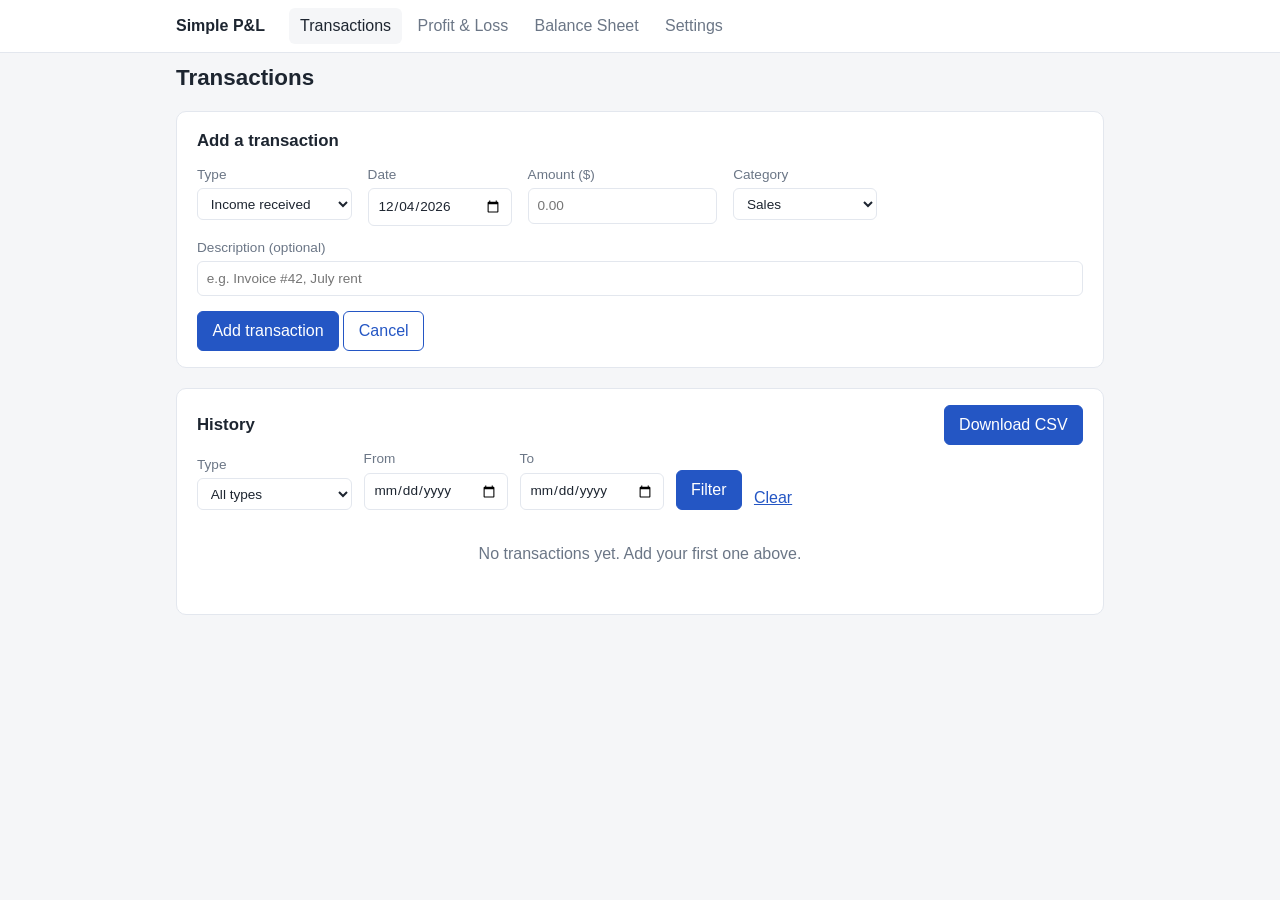
<file: webapp/index.html>
<!doctype html>
<html lang="en">
<head>
  <meta charset="utf-8">
  <meta name="viewport" content="width=device-width, initial-scale=1">
  <meta name="theme-color" content="#2456c4">
  <title>Simple P&amp;L</title>
  <link rel="stylesheet" href="./style.css">
  <link rel="manifest" href="./manifest.webmanifest">
  <link rel="icon" href="./icon-192.png">
  <link rel="apple-touch-icon" href="./icon-192.png">
</head>
<body>
  <header>
    <div class="wrap">
      <span class="brand">Simple P&amp;L</span>
      <nav id="nav">
        <a href="#transactions" data-view="transactions">Transactions</a>
        <a href="#pnl" data-view="pnl">Profit &amp; Loss</a>
        <a href="#balance-sheet" data-view="balance-sheet">Balance Sheet</a>
        <a href="#settings" data-view="settings">Settings</a>
      </nav>
    </div>
  </header>
  <main class="wrap">
    <div id="flash"></div>

    <!-- ================================================== Transactions -->
    <section id="view-transactions" class="view">
      <h1>Transactions</h1>
      <section class="card">
        <h2 id="txn-form-title">Add a transaction</h2>
        <form id="txn-form">
          <input type="hidden" name="editing_id" value="">
          <div class="form-grid">
            <label>Type
              <select name="type" id="txn-type"></select>
            </label>
            <label>Date
              <input type="date" name="date" required min="1900-01-01" max="2999-12-31">
            </label>
            <label>Amount ($)
              <input type="text" name="amount" required inputmode="decimal" placeholder="0.00">
            </label>
            <label id="field-income-category">Category
              <select name="income_category" id="income-category-select"></select>
            </label>
            <label id="field-expense-category">Category
              <select name="expense_category" id="expense-category-select"></select>
            </label>
            <label id="field-interest">Interest portion ($, optional)
              <input type="text" name="interest" inputmode="decimal" placeholder="0.00">
            </label>
            <label class="grow">Description (optional)
              <input type="text" name="description" placeholder="e.g. Invoice #42, July rent">
            </label>
          </div>
          <button type="submit" id="txn-submit">Add transaction</button>
          <button type="button" id="txn-cancel-edit" class="button-link secondary" hidden>Cancel</button>
        </form>
      </section>

      <section class="card">
        <div class="card-head">
          <h2>History</h2>
          <button type="button" class="button-link" id="export-txn-csv">Download CSV</button>
        </div>
        <form id="filter-form" class="filter-bar">
          <label>Type
            <select name="type" id="filter-type"><option value="">All types</option></select>
          </label>
          <label>From <input type="date" name="start"></label>
          <label>To <input type="date" name="end"></label>
          <button type="submit">Filter</button>
          <button type="button" class="link-button" id="filter-clear">Clear</button>
        </form>
        <div id="txn-table"></div>
      </section>
    </section>

    <!-- ================================================== P&L -->
    <section id="view-pnl" class="view" hidden>
      <h1>Profit &amp; Loss</h1>
      <section class="card">
        <div class="preset-links" id="pnl-presets"></div>
        <form id="pnl-form" class="filter-bar">
          <label>From <input type="date" name="start" required></label>
          <label>To <input type="date" name="end" required></label>
          <button type="submit">Apply</button>
          <button type="button" class="button-link" id="export-pnl-csv">Download CSV</button>
        </form>
      </section>
      <section class="card report" id="pnl-report"></section>
    </section>

    <!-- ================================================== Balance sheet -->
    <section id="view-balance-sheet" class="view" hidden>
      <h1>Balance Sheet</h1>
      <section class="card">
        <form id="bs-form" class="filter-bar">
          <label>As of <input type="date" name="as_of" required></label>
          <button type="submit">Apply</button>
          <button type="button" class="button-link" id="export-bs-csv">Download CSV</button>
        </form>
      </section>
      <section class="card report" id="bs-report"></section>
    </section>

    <!-- ================================================== Settings -->
    <section id="view-settings" class="view" hidden>
      <h1>Settings</h1>
      <section class="card">
        <h2>Categories</h2>
        <div class="two-col">
          <div><h3>Income</h3><ul class="plain" id="income-cat-list"></ul></div>
          <div><h3>Expenses</h3><ul class="plain" id="expense-cat-list"></ul></div>
        </div>
        <form id="category-form" class="filter-bar">
          <label>New category <input type="text" name="name" required placeholder="e.g. Consulting"></label>
          <label>Type
            <select name="type">
              <option value="income">Income</option>
              <option value="expense">Expense</option>
            </select>
          </label>
          <button type="submit">Add category</button>
        </form>
      </section>

      <section class="card">
        <h2>Backup &amp; restore</h2>
        <p>Your books are saved automatically in this browser. Download a backup to move
           them to another device (or to the desktop app — the file format is identical),
           and restore from a backup file at any time.</p>
        <p>
          <button type="button" class="button-link" id="export-backup">Download backup (JSON)</button>
          <button type="button" class="button-link" id="export-txn-csv-2">Download transactions (CSV)</button>
        </p>
        <form id="import-form">
          <label>Restore from backup file
            <input type="file" id="import-file" accept="application/json,.json" required>
          </label>
          <label class="checkbox">
            <input type="checkbox" id="import-confirm">
            I understand this will <strong>replace all existing data</strong> in this browser
            with the backup's contents.
          </label>
          <button type="submit" class="danger">Restore backup</button>
        </form>
      </section>

      <section class="card">
        <h2>About your data</h2>
        <p>Everything is stored locally in this browser (nothing is uploaded anywhere).
           That means your books are private to this device and browser profile —
           clearing the browser's site data would erase them, so download a backup
           now and then. You can also install this page as an app: look for the
           install icon in your browser's address bar (Chrome/Edge) or use
           "Add to Home Screen" on a phone.</p>
      </section>
    </section>
  </main>
  <script src="./ledger.js"></script>
  <script src="./app.js"></script>
</body>
</html>
</file>
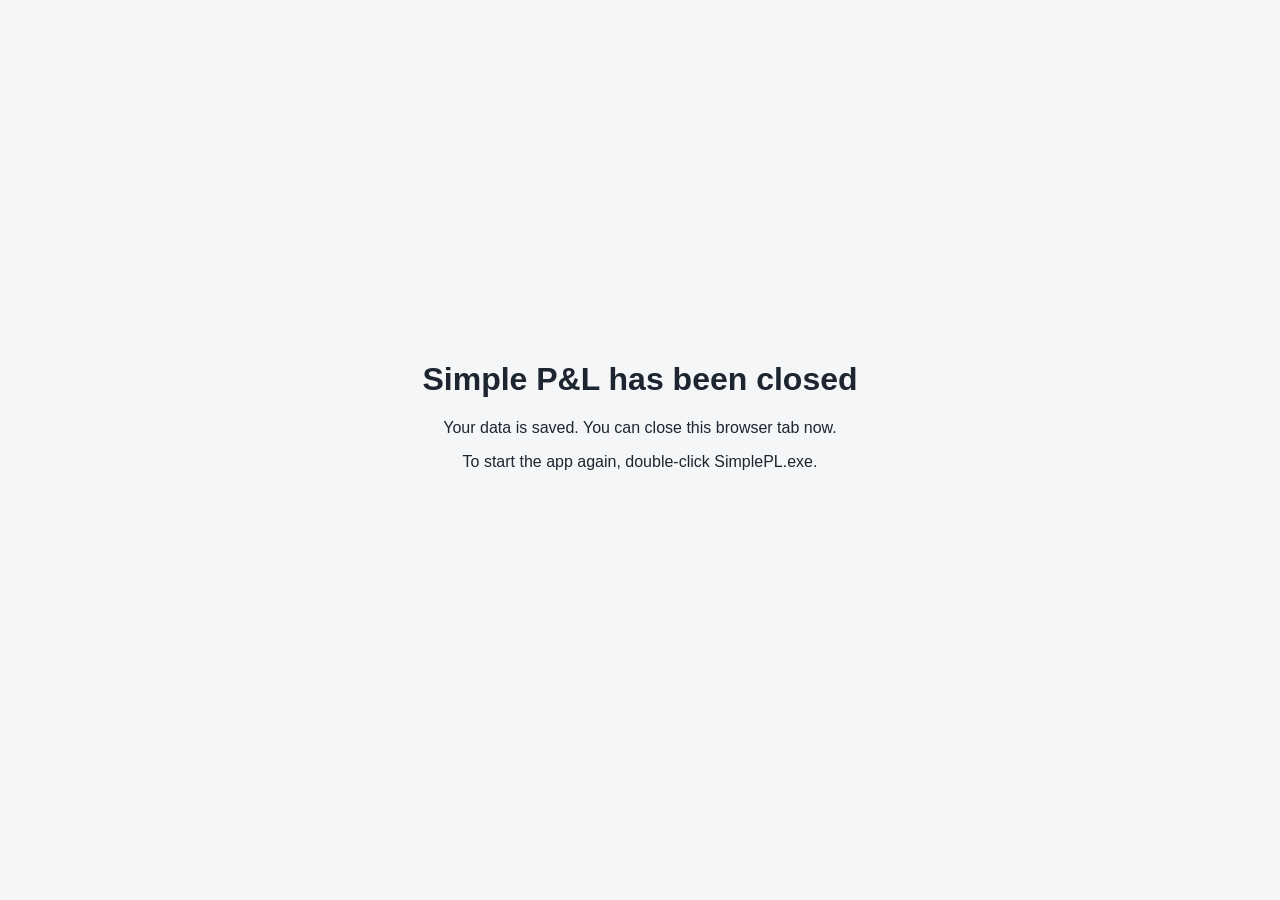
<file: templates/quit.html>
<!doctype html>
<html lang="en">
<head>
  <meta charset="utf-8">
  <title>Simple P&amp;L — closed</title>
  <style>
    body { font-family: -apple-system, BlinkMacSystemFont, "Segoe UI", Roboto, sans-serif;
           display: flex; align-items: center; justify-content: center; min-height: 90vh;
           color: #1d2530; background: #f5f6f8; }
    .box { text-align: center; }
  </style>
</head>
<body>
  <div class="box">
    <h1>Simple P&amp;L has been closed</h1>
    <p>Your data is saved. You can close this browser tab now.</p>
    <p>To start the app again, double-click SimplePL.exe.</p>
  </div>
</body>
</html>
</file>
<file: webapp/style.css>
:root {
  --bg: #f5f6f8;
  --card: #ffffff;
  --ink: #1d2530;
  --muted: #6b7686;
  --line: #e3e7ee;
  --accent: #2456c4;
  --accent-ink: #ffffff;
  --pos: #1a7f4b;
  --neg: #b3362c;
}

* { box-sizing: border-box; }
body {
  margin: 0;
  font-family: -apple-system, BlinkMacSystemFont, "Segoe UI", Roboto, Helvetica, Arial, sans-serif;
  background: var(--bg);
  color: var(--ink);
  line-height: 1.5;
}
.wrap { max-width: 960px; margin: 0 auto; padding: 0 1rem; }

header {
  background: var(--card);
  border-bottom: 1px solid var(--line);
}
header .wrap {
  display: flex;
  align-items: center;
  gap: 1.5rem;
  min-height: 3.25rem;
  flex-wrap: wrap;
}
.brand { font-weight: 700; }
.quit-form { margin-left: auto; }
nav { display: flex; gap: 0.25rem; flex-wrap: wrap; }
nav a {
  color: var(--muted);
  text-decoration: none;
  padding: 0.35rem 0.7rem;
  border-radius: 6px;
}
nav a.active, nav a:hover { color: var(--ink); background: var(--bg); }

main { padding: 1.25rem 1rem 3rem; }
h1 { font-size: 1.4rem; margin: 0.5rem 0 1rem; }
h2 { font-size: 1.05rem; margin: 0 0 0.75rem; }
h3 { font-size: 0.95rem; margin: 0 0 0.4rem; }

.card {
  background: var(--card);
  border: 1px solid var(--line);
  border-radius: 10px;
  padding: 1rem 1.25rem;
  margin-bottom: 1.25rem;
}
.card-head { display: flex; justify-content: space-between; align-items: baseline; gap: 1rem; }

.flash { padding: 0.6rem 1rem; border-radius: 8px; margin-bottom: 1rem; }
.flash-success { background: #e5f4ec; color: var(--pos); }
.flash-error { background: #fbe9e7; color: var(--neg); }

.form-grid {
  display: flex;
  flex-wrap: wrap;
  gap: 0.75rem 1rem;
  margin-bottom: 0.9rem;
}
.form-grid label { display: flex; flex-direction: column; font-size: 0.85rem; color: var(--muted); gap: 0.2rem; }
.form-grid label.grow { flex: 1 1 260px; }
label { font-size: 0.9rem; }
input[type="text"], input[type="date"], input[type="file"], select {
  font: inherit;
  color: var(--ink);
  padding: 0.4rem 0.55rem;
  border: 1px solid var(--line);
  border-radius: 6px;
  background: #fff;
  min-width: 9rem;
}
button, .button-link {
  font: inherit;
  border: 1px solid var(--accent);
  background: var(--accent);
  color: var(--accent-ink);
  padding: 0.45rem 0.9rem;
  border-radius: 6px;
  cursor: pointer;
  text-decoration: none;
  display: inline-block;
}
button:hover, .button-link:hover { filter: brightness(1.08); }
.button-link.secondary { background: transparent; color: var(--accent); }
button.danger { background: var(--neg); border-color: var(--neg); }
button.link-button {
  background: none; border: none; padding: 0; color: var(--accent);
  cursor: pointer; font: inherit; text-decoration: underline;
}
button.link-button.danger { background: none; border: none; color: var(--neg); }

.filter-bar { display: flex; align-items: end; gap: 0.75rem; flex-wrap: wrap; margin-bottom: 0.75rem; }
.filter-bar label { display: flex; flex-direction: column; font-size: 0.85rem; color: var(--muted); gap: 0.2rem; }

table { width: 100%; border-collapse: collapse; font-size: 0.95rem; }
th, td { text-align: left; padding: 0.45rem 0.6rem; border-bottom: 1px solid var(--line); }
th { color: var(--muted); font-weight: 600; font-size: 0.85rem; }
td.num, th.num { text-align: right; font-variant-numeric: tabular-nums; white-space: nowrap; }
td.pos { color: var(--pos); }
td.neg { color: var(--neg); }
td.actions { white-space: nowrap; text-align: right; }
td.actions form { display: inline; margin-left: 0.6rem; }

.report .section-row td { font-weight: 700; padding-top: 0.9rem; border-bottom: none; }
.report .indent { padding-left: 1.6rem; }
.report .total-row td { font-weight: 600; border-top: 1px solid var(--line); }
.report .grand-total td { font-weight: 700; border-top: 2px solid var(--ink); font-size: 1.02rem; }
.report .grand-total.pos td.num { color: var(--pos); }
.report .grand-total.neg td.num { color: var(--neg); }

.preset-links { display: flex; gap: 0.35rem; flex-wrap: wrap; margin-bottom: 0.75rem; }
.preset-links a {
  text-decoration: none;
  color: var(--accent);
  padding: 0.25rem 0.65rem;
  border: 1px solid var(--line);
  border-radius: 999px;
  font-size: 0.85rem;
}
.preset-links a.active { background: var(--accent); color: var(--accent-ink); border-color: var(--accent); }

.balance-check { font-size: 0.9rem; margin-top: 0.75rem; }
.balance-check.ok { color: var(--pos); }
.balance-check.bad { color: var(--neg); font-weight: 600; }

.two-col { display: flex; gap: 2.5rem; flex-wrap: wrap; margin-bottom: 0.75rem; }
ul.plain { list-style: none; padding: 0; margin: 0; }
ul.plain li { padding: 0.15rem 0; border-bottom: 1px dotted var(--line); }
.checkbox { display: flex; align-items: center; gap: 0.5rem; margin: 0.75rem 0; }
.empty { color: var(--muted); }
p.empty { text-align: center; padding: 1rem 0; }
</file>
